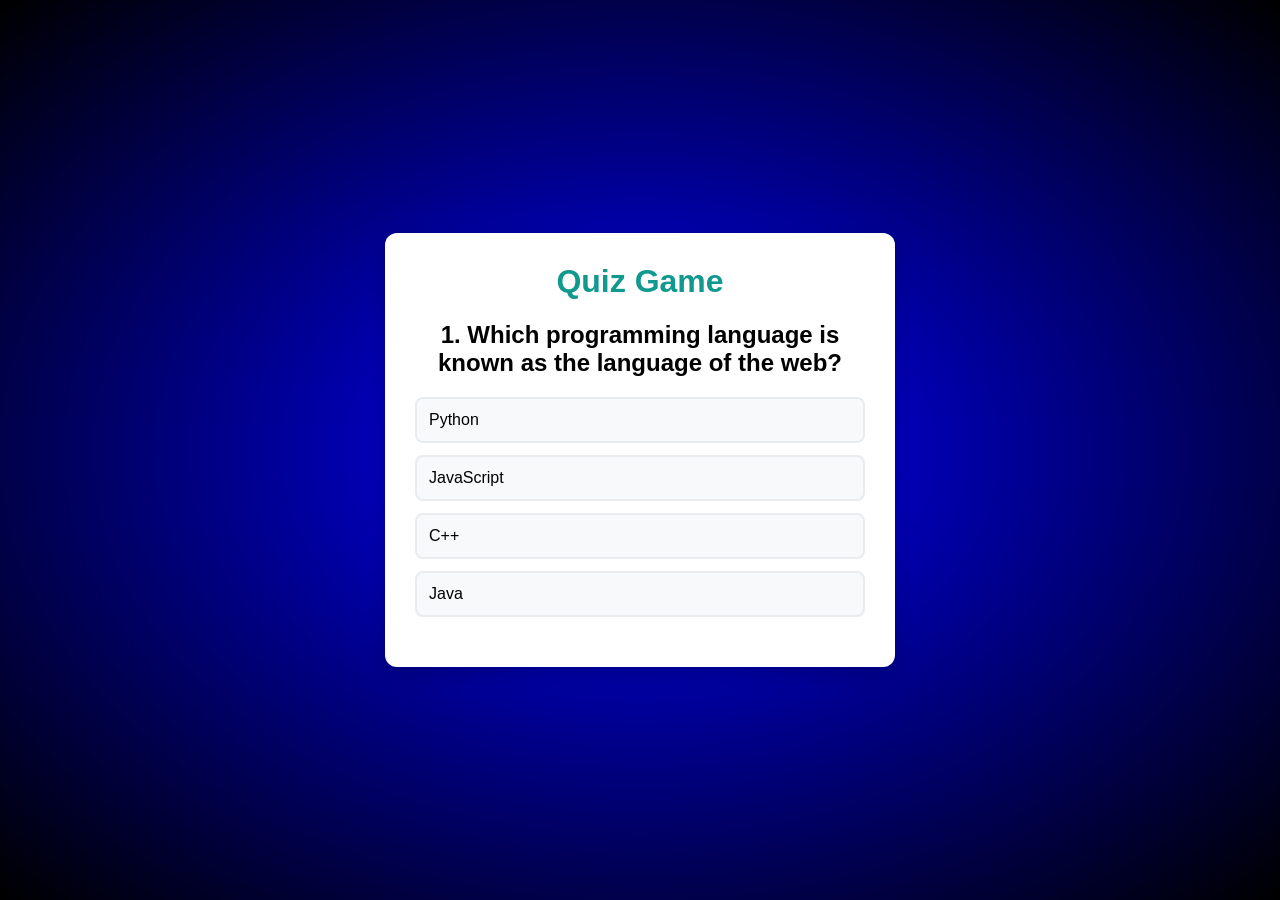
<file: quiz-game/index.html>
<!DOCTYPE html>
<html lang="en">
<head>
    <meta charset="UTF-8">
    <meta name="viewport" content="width=device-width, initial-scale=1.0">
    <title>Interactive Quiz Game</title>
    <link rel="stylesheet" href="style.css">
</head>
<body>
    <div class="quiz-container">
        <h1>Quiz Game</h1>
        <div id="quiz-box">
            <h2 id="question-text">Question</h2>
            <div id="answer-buttons" class="btn-grid"></div>
        </div>
        <button id="next-btn" class="next-btn hide">Next Question</button>
    </div>

    <script src="script.js"></script>
</body>
</html>
</file>
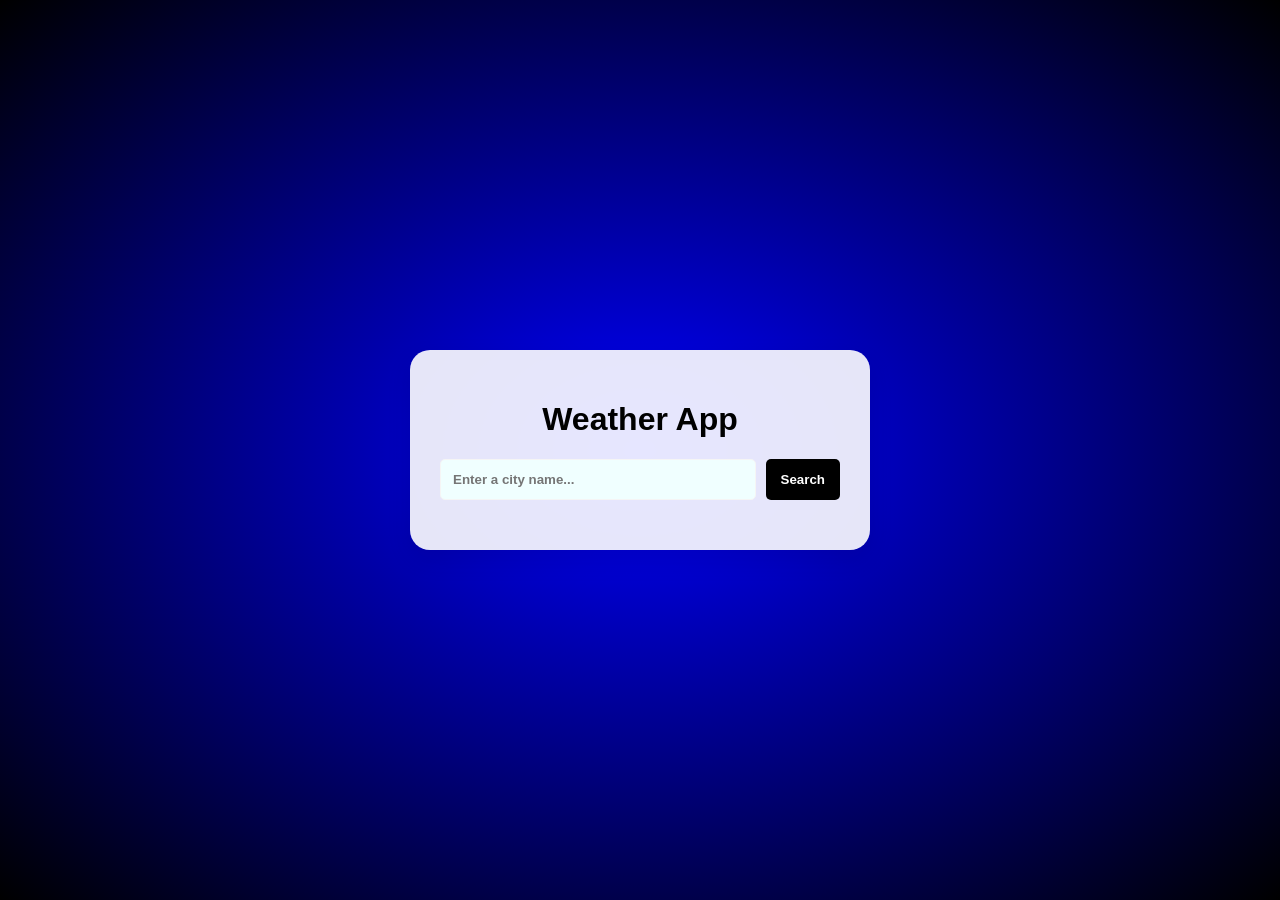
<file: weather-app/index.html>
<!DOCTYPE html>
<html lang="en">
<head>
    <meta charset="UTF-8">
    <meta name="viewport" content="width=device-width, initial-scale=1.0">
    <title>Weather App</title>
    <link rel="stylesheet" href="style.css">
</head>
<body>
    <div class="weather-container">
        <h1>Weather App</h1>
        
        <!-- Form -->
        <form id="search-form">
            <input type="text" id="city-input" placeholder="Enter a city name..." required>
            <button type="submit">Search</button>
        </form>
        <div id="weather-result" class="weather-result"></div>
    </div>

    <script src="script.js"></script>
    
</body>
</html>
</file>
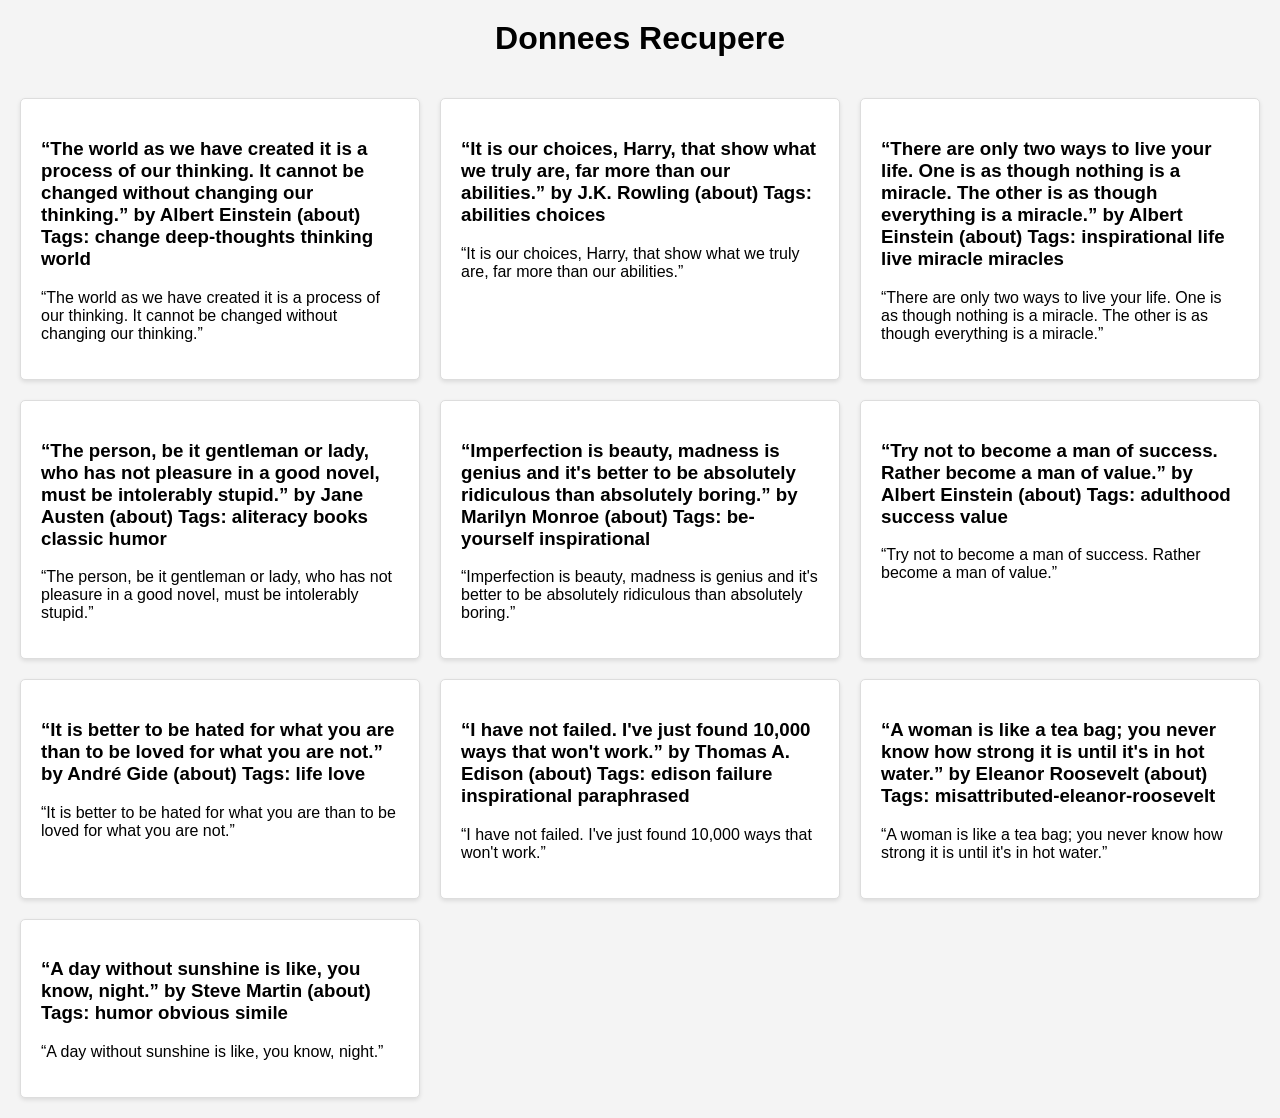
<file: mini-project/web/index.html>
<!DOCTYPE html>
<html lang="en">
<head>
    <meta charset="UTF-8">
    <meta name="viewport" content="width=device-width, initial-scale=1.0">
    <title>Scraping</title>
    <link rel="stylesheet" href="style.css">
</head>
<body>
    <h1>Donnees Recupere</h1>

    <div class="grid" id="grid"></div>

    <script src="script.js"></script>
</body>
</html>
</file>
<file: quiz-game/style.css>
body {
    font-family: sans-serif;
    background: radial-gradient(blue ,black);
    display: flex;
    justify-content: center;
    align-items: center;
    font-weight: 800;
    height: 100vh;
    margin: 0;
    color: black;
}

.quiz-container {
    background: white;
    padding: 30px;
    border-radius: 12px;
    box-shadow: 0 8px 20px rgba(0, 0, 0, 0.15);
    width: 450px;
    text-align: center;
}

h1 {
    margin-top: 0;
    color: #11998e;
}

.btn-grid {
    display: grid;
    grid-template-columns: 1fr;
    gap: 12px;
    margin: 20px 0;
}

.btn {
    background-color: #f8f9fa;
    border: 2px solid #e9ecef;
    padding: 12px;
    border-radius: 8px;
    font-size: 1rem;
    cursor: pointer;
    transition: 0.2s;
    text-align: left;
}

.btn:hover {
    background-color: #e9ecef;
    border-color: #ced4da;
}

/* Classes applied by JS during validation */
.correct {
    background-color: #2ecc71 !important;
    color: white;
    border-color: #27ae60;
}

.wrong {
    background-color: #e74c3c !important;
    color: white;
    border-color: #c0392b;
}

.next-btn {
    background-color: #11998e;
    color: white;
    border: none;
    padding: 12px 25px;
    font-size: 1rem;
    border-radius: 6px;
    cursor: pointer;
    font-weight: bold;
}

.next-btn:hover {
    background-color: #0f867d;
}

.hide {
    display: none;
}
</file>
<file: weather-app/style.css>
body {
    font-family: sans-serif;
    background: radial-gradient(blue ,black);
    display: flex;
    justify-content: center;
    align-items: center;
    font-weight: 800;
    height: 100vh;
    margin: 0;
    color: black;
}

.weather-container {
    background: rgba(255, 255, 255, 0.9);
    padding: 30px;
    border-radius: 20px;
    box-shadow: 0 10px 25px rgba(15, 14, 14, 0.1);
    text-align: center;
    width: 400px;
}

form {
    display: flex;
    gap: 10px;
    margin-bottom: 20px;
}

input {
    flex: 1;
    background-color: azure;
    font-weight: 700;
    padding: 12px;
    border: 1px solid whitesmoke;
    border-radius: 5px;
    outline: none;
}

button {
    background-color: black;
    color: white;
    border: none;
    font-weight: 700;
    padding: 10px 15px;
    border-radius: 5px;
    cursor: pointer;
    transition: 0.2s;
}

button:hover {
    background-color: #5b4cc4;
}

.error-message {
    color: #d63031;
    font-weight: bold;
}
</file>
<file: mini-project/web/style.css>
body{
    font-family: Arial, sans-serif;
    margin: 0;
    padding: 0;
    background-color: #f4f4f4;
}

.grid {
    display: grid;
    grid-template-columns: repeat(auto-fit, minmax(300px, 1fr));
    gap: 20px;
    padding: 20px;
}

.card {
    background-color: #fff;
    border: 1px solid #ddd;
    border-radius: 5px;
    padding: 20px;
    box-shadow: 0 2px 4px rgba(0, 0, 0, 0.1);
}
h1 {
    text-align: center;
    margin-top: 20px;
}
.error {
    color: red;
    text-align: center;
    margin-top: 20px;
}
.card::hover {
    box-shadow: 0 4px 8px rgba(0, 0, 0, 0.2);
}
#grid {
    display: grid;
    grid-template-columns: repeat(auto-fit, minmax(300px, 1fr));
    gap: 20px;
    padding: 20px;
}
</file>
